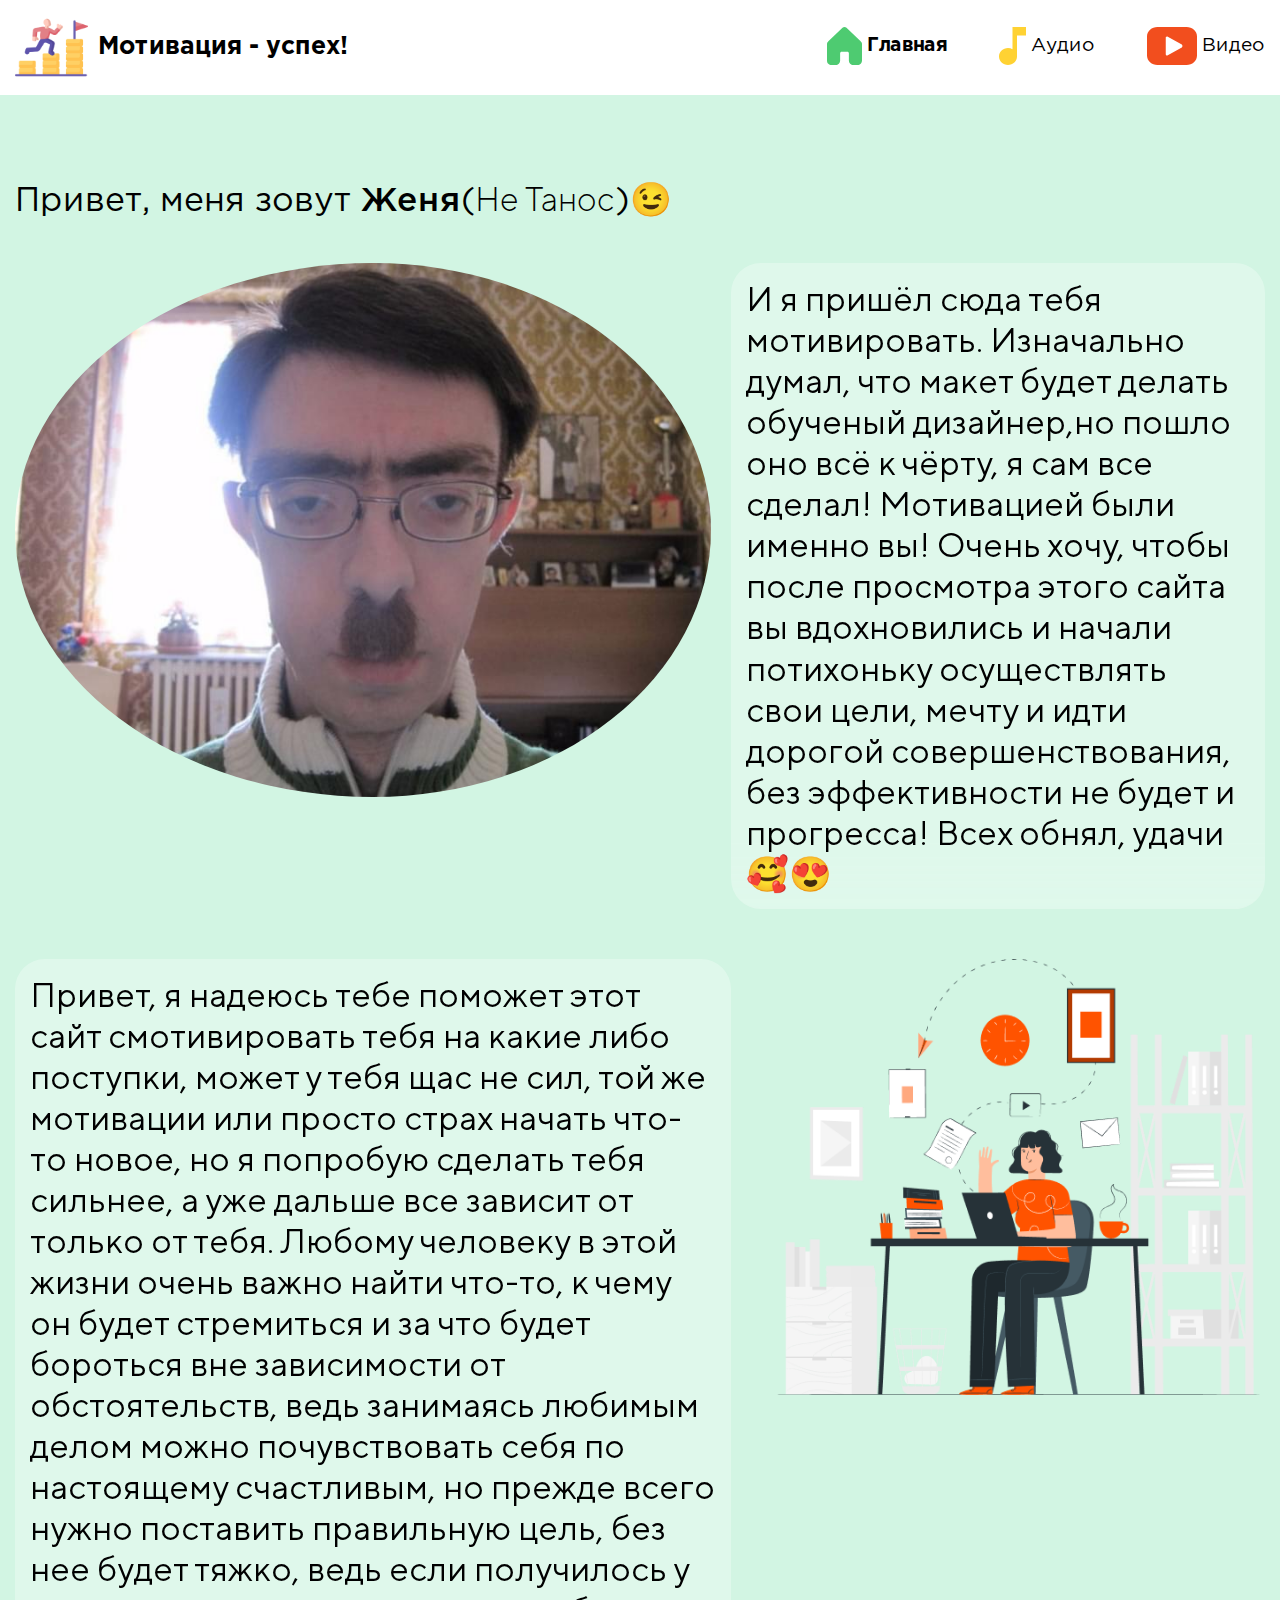
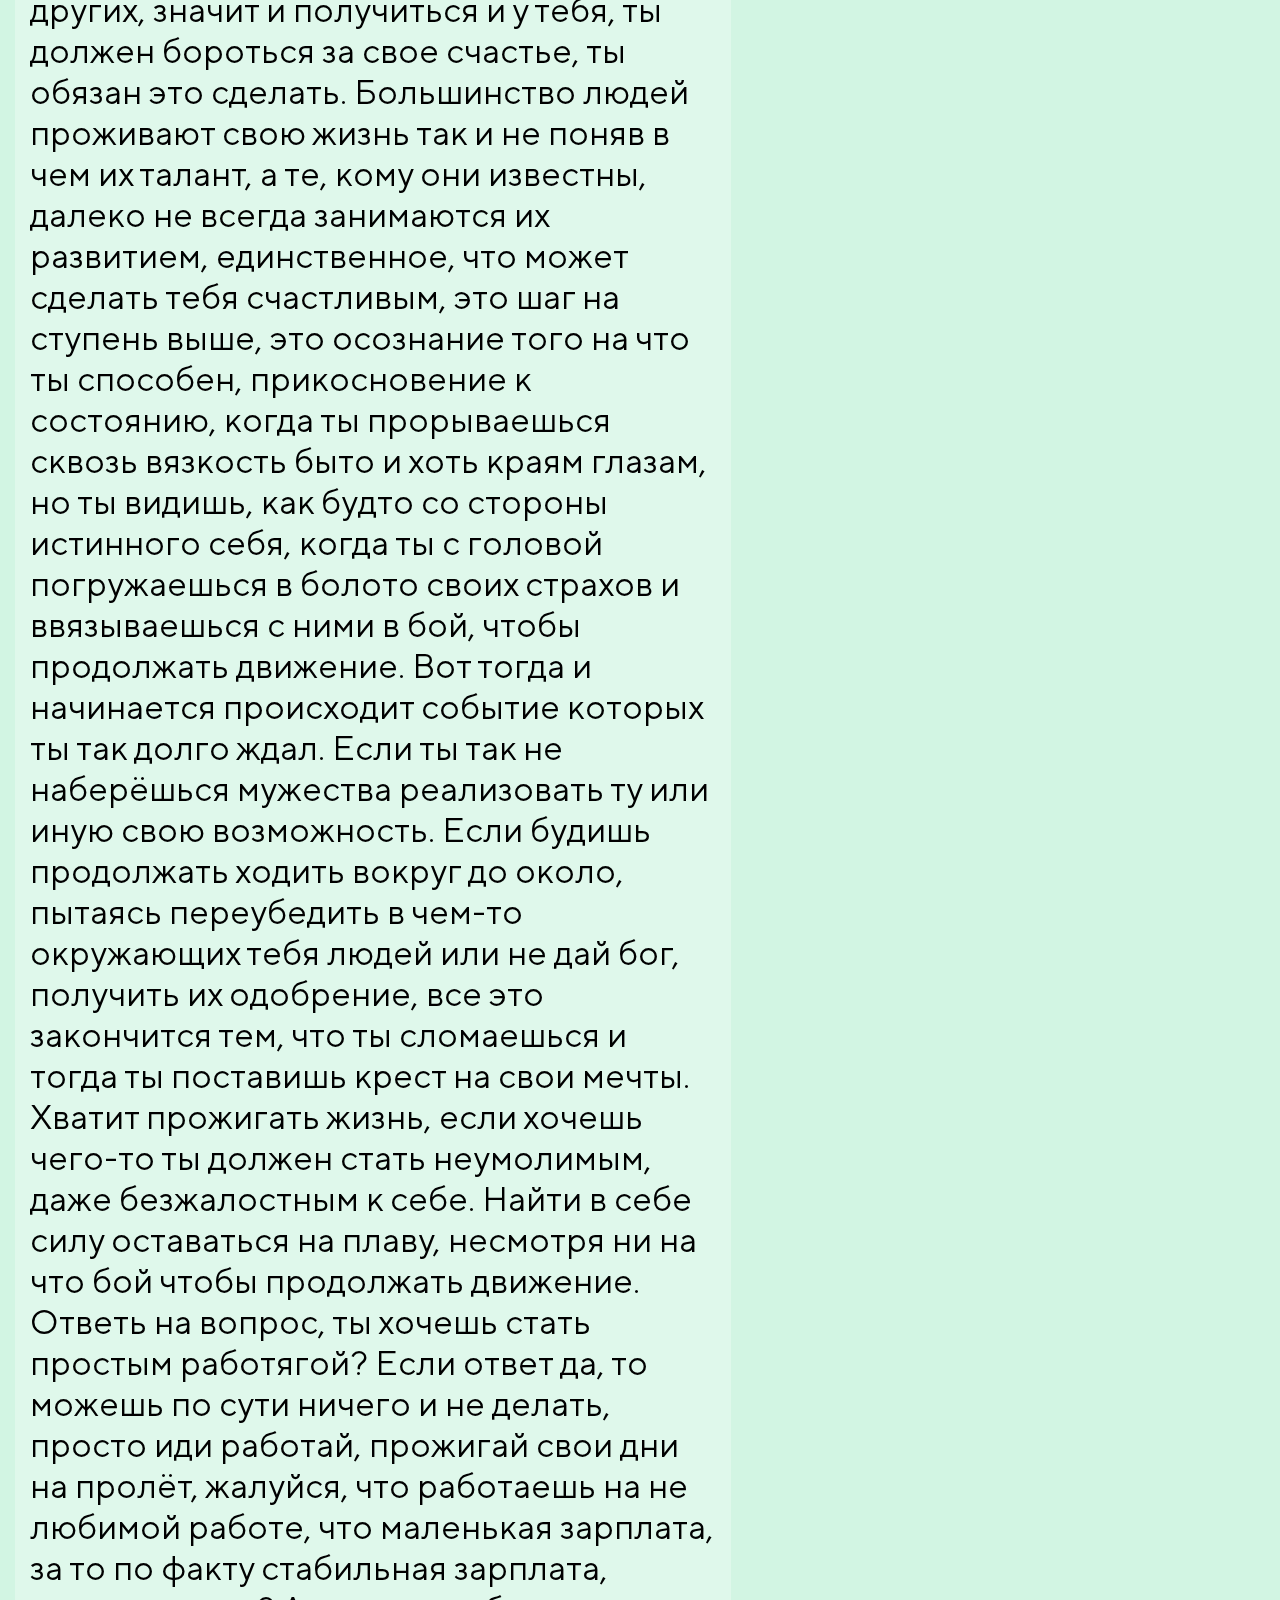
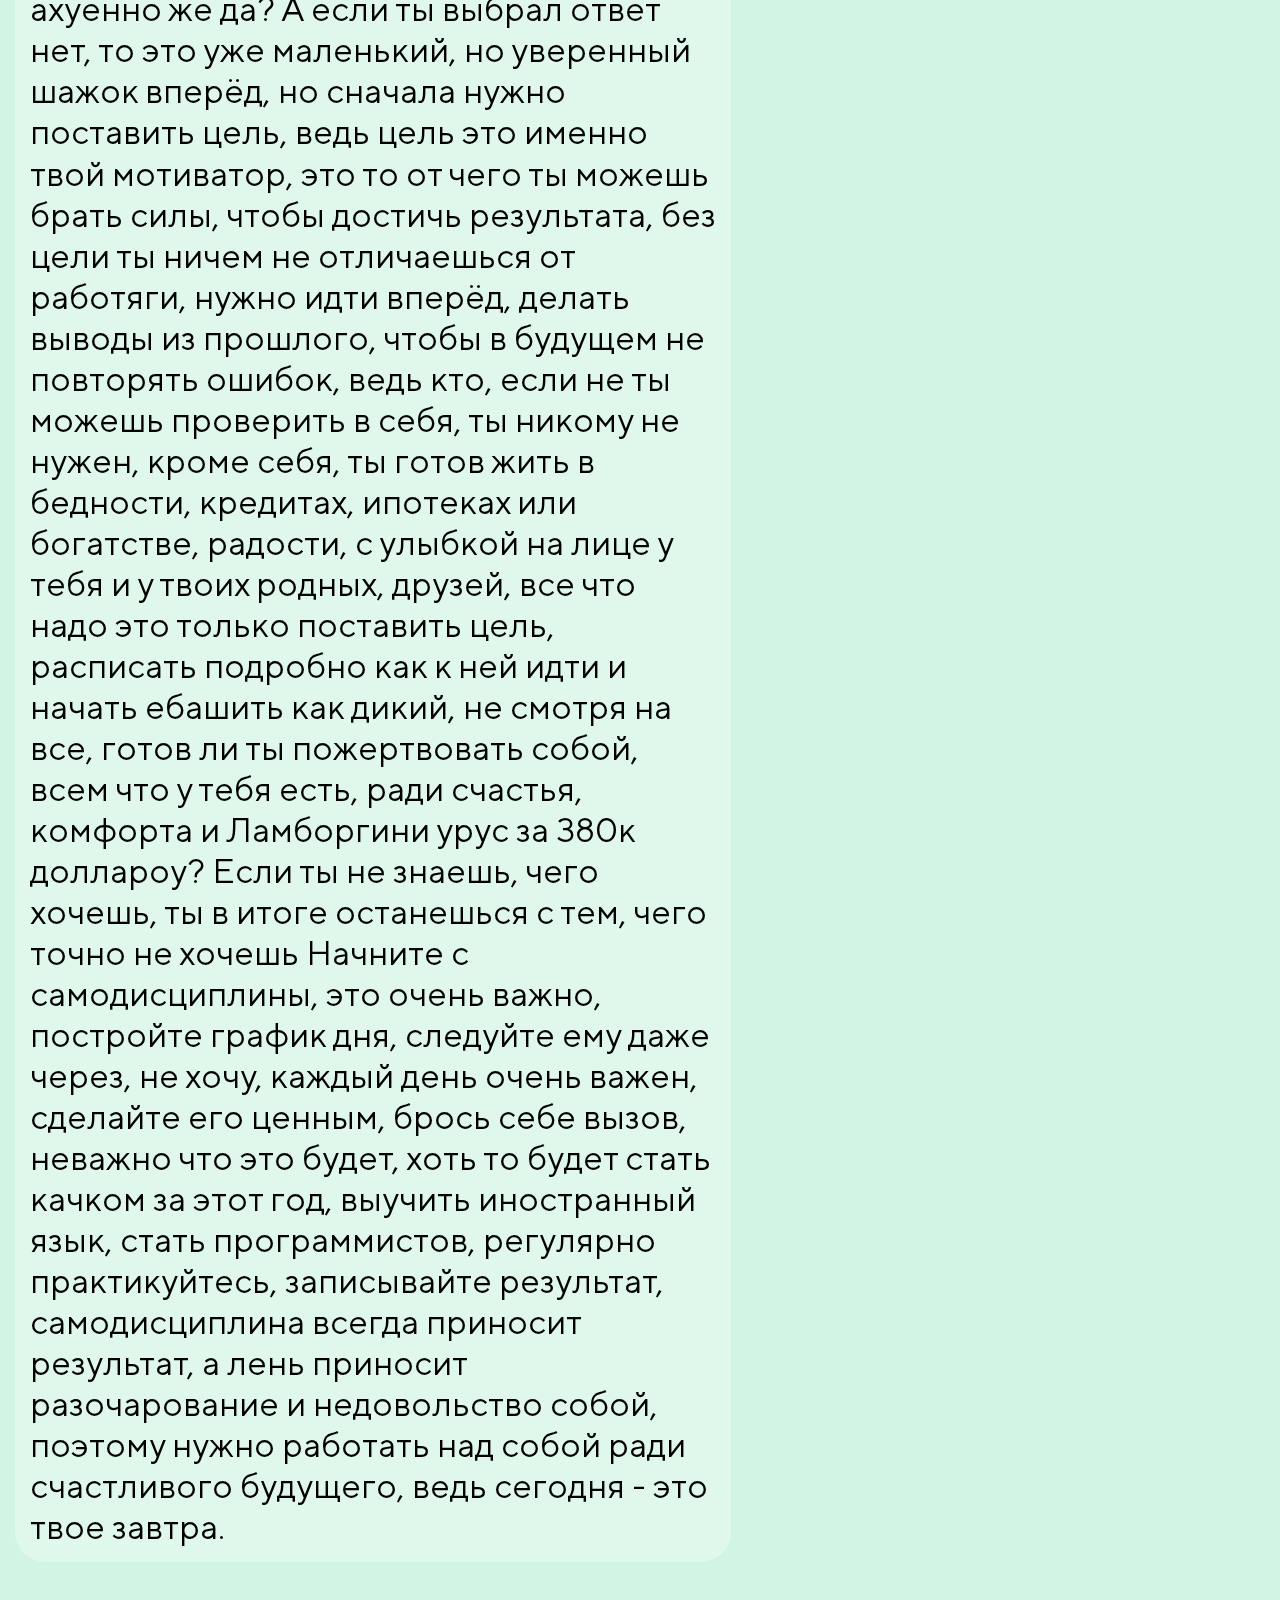
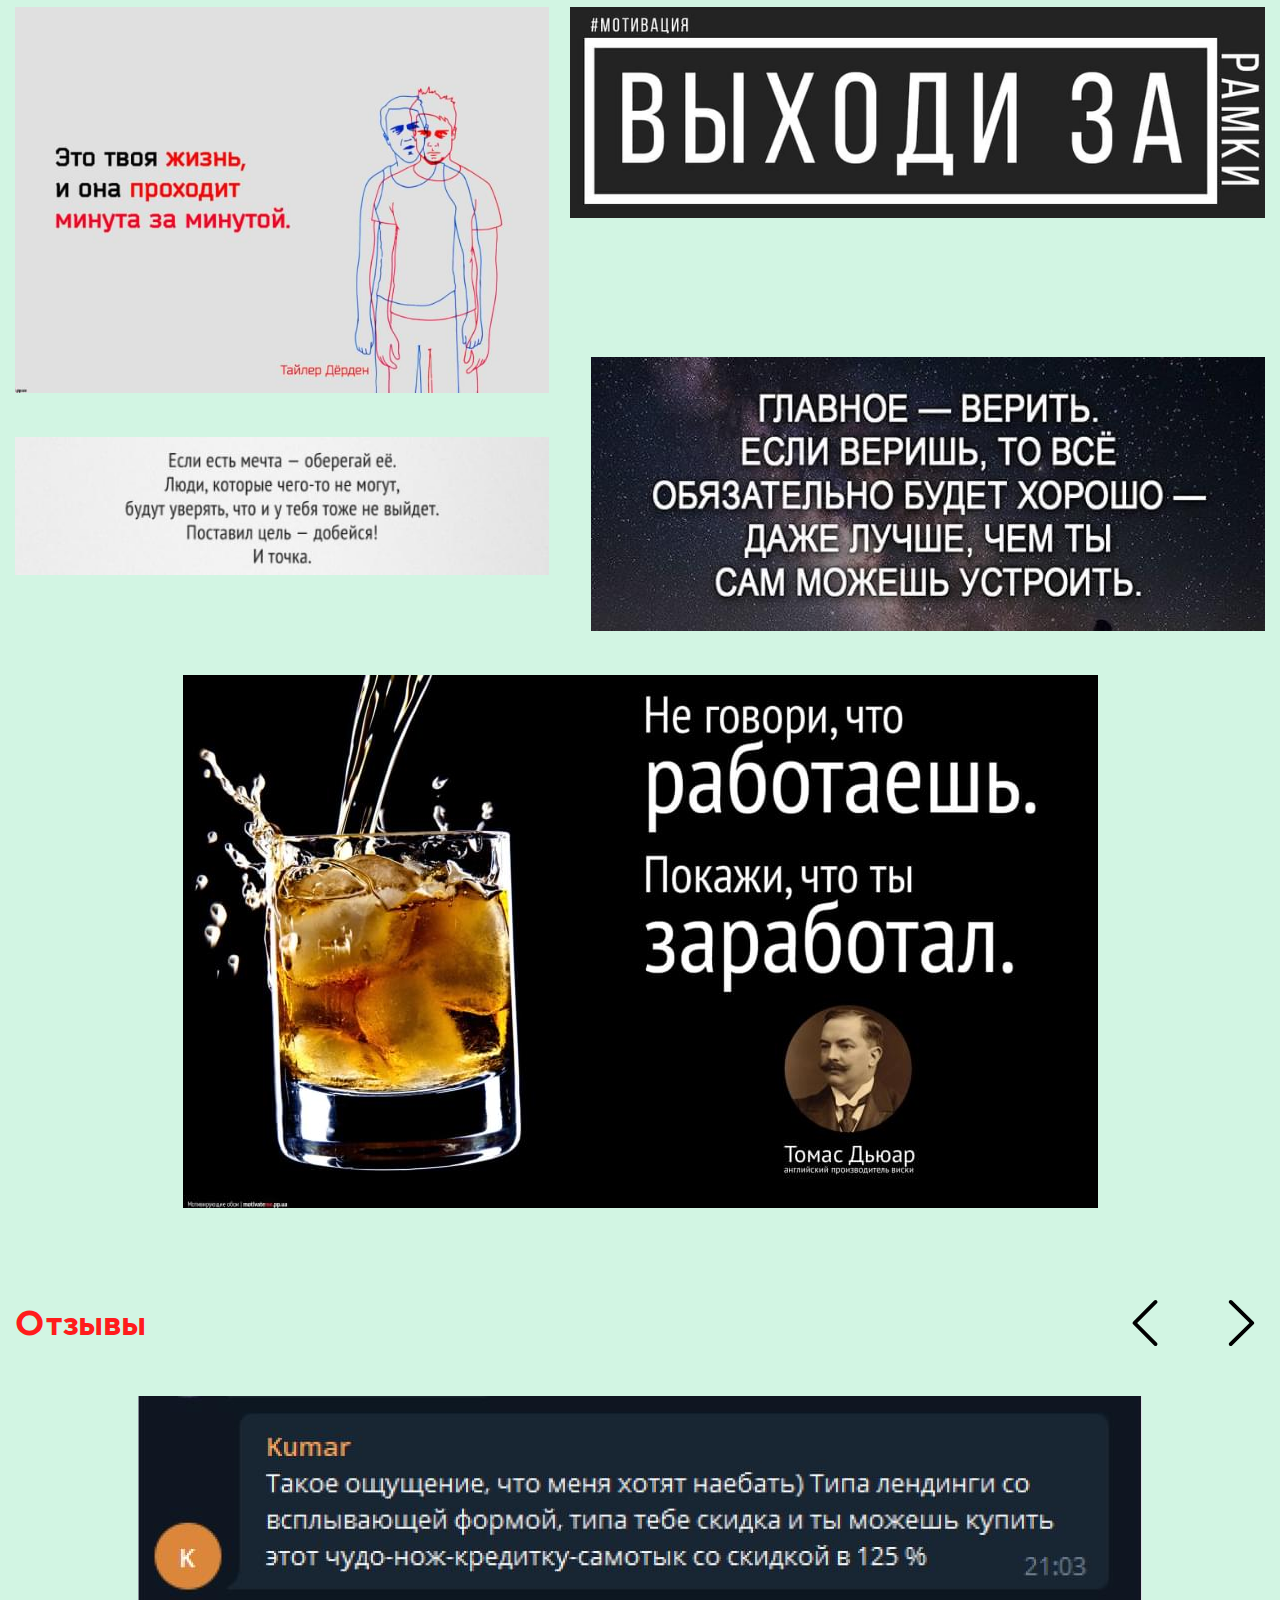
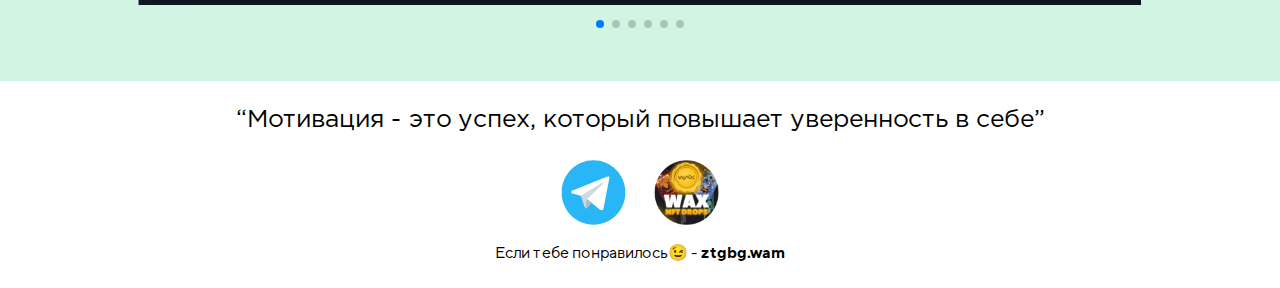
<file: index.html>
<!DOCTYPE html>
<html lang="ru">

<head>
   <title>Главная | Мотивация - успех!</title>
   <meta charset="UTF-8">
   <meta http-equiv="X-UA-Compatible" content="IE=edge">
   <meta name="viewport" content="width=device-width, initial-scale=1.0">
   <link rel="shortcut icon" href="img/icons/logo.png" type="image/x-icon">
   <link rel="stylesheet" href="css/style.css">
</head>

<body>
   <div class="wrapper">
      <header class="header">
         <div class="header__container">
            <div class="header__menu menu">
               <a href="index.html" class="header__logo"><img src="img/icons/logo.png" alt="Logo">Мотивация -
                  успех!</a>
               <nav class="menu__body">
                  <ul class="menu__list">
                     <li class="menu__item"><a href="index.html"
                           class="menu__link menu__item1 page-current page-current-home">Главная</a>
                     </li>
                     <li class="menu__item"><a href="music.html"
                           class="menu__link menu__item2 page-current-music">Аудио</a>
                     </li>
                     <li class="menu__item"><a href="video.html"
                           class="menu__link menu__item3 page-current-video">Видео</a></li>
                  </ul>
               </nav>
               <button type="button" class="menu__icon icon-menu"><span></span></button>
            </div>
         </div>
      </header>
      <main class="page page__home">
         <div class="page__container">
            <section class="my-description">
               <p class="my-description__name">Привет, меня зовут <span>Женя</span>(<span>Не Танос</span>)😉</p>
               <div class="my-description__block">
                  <img src="img/photo.jpg" alt="Image">
                  <p class="my-description-descriptions">И я пришёл сюда тебя мотивировать. Изначально думал, что макет
                     будет делать обученый дизайнер,но пошло оно всё к чёрту, я сам все сделал! Мотивацией были именно
                     вы! Очень хочу, чтобы после просмотра этого сайта вы вдохновились и начали потихоньку осуществлять
                     свои цели, мечту и идти дорогой совершенствования, без эффективности не будет и прогресса! Всех
                     обнял, удачи🥰😍</p>
               </div>
               <div class="my-description__block">
                  <p class="my-description-descriptions">Привет, я надеюсь тебе поможет этот сайт смотивировать тебя на
                     какие либо поступки, может у тебя щас не сил, той же мотивации или просто страх начать что-то
                     новое, но я попробую сделать тебя сильнее, а уже дальше все зависит от только от тебя.
                     Любому человеку в этой жизни очень важно найти что-то, к чему он будет стремиться и за что будет
                     бороться вне зависимости от обстоятельств, ведь занимаясь любимым делом можно почувствовать себя по
                     настоящему счастливым, но прежде всего нужно поставить правильную цель, без нее будет тяжко, ведь
                     если получилось у других, значит и получиться и у тебя, ты должен бороться за свое счастье, ты
                     обязан это сделать. Большинство людей проживают свою жизнь так и не поняв в чем их талант, а те,
                     кому они известны, далеко не всегда занимаются их развитием, единственное, что может сделать тебя
                     счастливым, это шаг на ступень выше, это осознание того на что ты способен, прикосновение к
                     состоянию, когда ты прорываешься сквозь вязкость быто и хоть краям глазам, но ты видишь, как будто
                     со стороны истинного себя, когда ты с головой погружаешься в болото своих страхов и ввязываешься с
                     ними в бой, чтобы продолжать движение. Вот тогда и начинается происходит событие которых ты так
                     долго ждал. Если ты так не наберёшься мужества реализовать ту или иную свою возможность. Если
                     будишь продолжать ходить вокруг до около, пытаясь переубедить в чем-то окружающих тебя людей или не
                     дай бог, получить их одобрение, все это закончится тем, что ты сломаешься и тогда ты поставишь
                     крест на свои мечты. Хватит прожигать жизнь, если хочешь чего-то ты должен стать неумолимым, даже
                     безжалостным к себе. Найти в себе силу оставаться на плаву, несмотря ни на что бой чтобы продолжать
                     движение. Ответь на вопрос, ты хочешь стать простым работягой? Если ответ да, то можешь по сути
                     ничего и не делать, просто иди работай, прожигай свои дни на пролёт, жалуйся, что работаешь на не
                     любимой работе, что маленькая зарплата, за то по факту стабильная зарплата, ахуенно же да? А если
                     ты выбрал ответ нет, то это уже маленький, но уверенный шажок вперёд, но сначала нужно поставить
                     цель, ведь цель это именно твой мотиватор, это то от чего ты можешь брать силы, чтобы достичь
                     результата, без цели ты ничем не отличаешься от работяги, нужно идти вперёд, делать выводы из
                     прошлого, чтобы в будущем не повторять ошибок, ведь кто, если не ты можешь проверить в себя, ты
                     никому не нужен, кроме себя, ты готов жить в бедности, кредитах, ипотеках или богатстве, радости, с
                     улыбкой на лице у тебя и у твоих родных, друзей, все что надо это только поставить цель, расписать
                     подробно как к ней идти и начать ебашить как дикий, не смотря на все, готов ли ты пожертвовать
                     собой, всем что у тебя есть, ради счастья, комфорта и Ламборгини урус за 380к доллароу? Если ты не
                     знаешь, чего хочешь, ты в итоге останешься с тем, чего точно не хочешь
                     Начните с самодисциплины, это очень важно, постройте график дня, следуйте ему даже через, не хочу,
                     каждый день очень важен, сделайте его ценным, брось себе вызов, неважно что это будет, хоть то
                     будет стать качком за этот год, выучить иностранный язык, стать программистов, регулярно
                     практикуйтесь, записывайте результат, самодисциплина всегда приносит результат, а лень приносит
                     разочарование и недовольство собой, поэтому нужно работать над собой ради счастливого будущего,
                     ведь сегодня - это твое завтра. </p>
                  <img src="img/main.png" alt="Image">
               </div>
            </section>
            <section class="motivation">
               <div class="motivation__block">
                  <div class="motivation__item">
                     <div class="motivation__img">
                        <img src="img/mot1.jpg" alt="Image">
                     </div>
                     <div class="motivation__img">
                        <img src="img/mot5.jpg" alt="Image">
                     </div>
                  </div>
                  <div class="motivation__item">
                     <div class="motivation__img">
                        <img src="img/mot2.jpg" alt="Image">
                     </div>
                     <div class="motivation__img">
                        <img src="img/mot3.jpg" alt="Image">
                     </div>
                  </div>
               </div>
               <div class="motivation__block">
                  <div class="motivation__img">
                     <img src="img/mot4.jpg" alt="Image">
                  </div>
               </div>
            </section>
            <section class="reviews">
               <div class="reviews__block">
                  <p class="reviews__title">Отзывы</p>
                  <div class="slider__buttons">
                     <div class="reviews-next"><img src="img/icons/arrow-right.svg" alt="Arrow Next">
                     </div>
                     <div class="reviews-prev"><img src="img/icons/arrow-left.svg" alt="Arrow Prev">
                     </div>
                  </div>
               </div>
               <div class="reviews__slider">
                  <div class="reviews__swiper">
                     <div class="reviews__slide"><img src="img/reviews1.jpg" alt="Review"></div>
                     <div class="reviews__slide"><img src="img/reviews2.jpg" alt="Review"></div>
                     <div class="reviews__slide"><img src="img/reviews4.jpg" alt="Review"></div>
                     <div class="reviews__slide"><img src="img/reviews5.jpg" alt="Review"></div>
                     <div class="reviews__slide"><img src="img/reviews6.jpg" alt="Review"></div>
                     <div class="reviews__slide"><img src="img/reviews7.jpg" alt="Review"></div>
                  </div>
                  <div class="reviews-pagination"></div>
               </div>
            </section>
         </div>
      </main>
      <footer class="footer">
         <div class="footer__container">
            <div class="footer__info">
               <p class="footer__quote">“Мотивация - это успех, который повышает уверенность в себе”</p>
               <div class="footer__block">
                  <div class="footer__img"><a target="_blank" href="https://t.me/selivestru"><img
                           src="img/icons/telegram.svg" alt="Telegram"></a></div>
                  <div class="footer__img"><a target="_blank" href="https://t.me/waxdrop"><img
                           src="img/icons/telegram2.png" alt="Telegram"></a></div>
               </div>
               <p class="donate">Если тебе понравилось😉 - <span>ztgbg.wam</span></p>
            </div>
         </div>
      </footer>
   </div>
   <script src="js/app.min.js"></script>
</body>

</html>
</file>
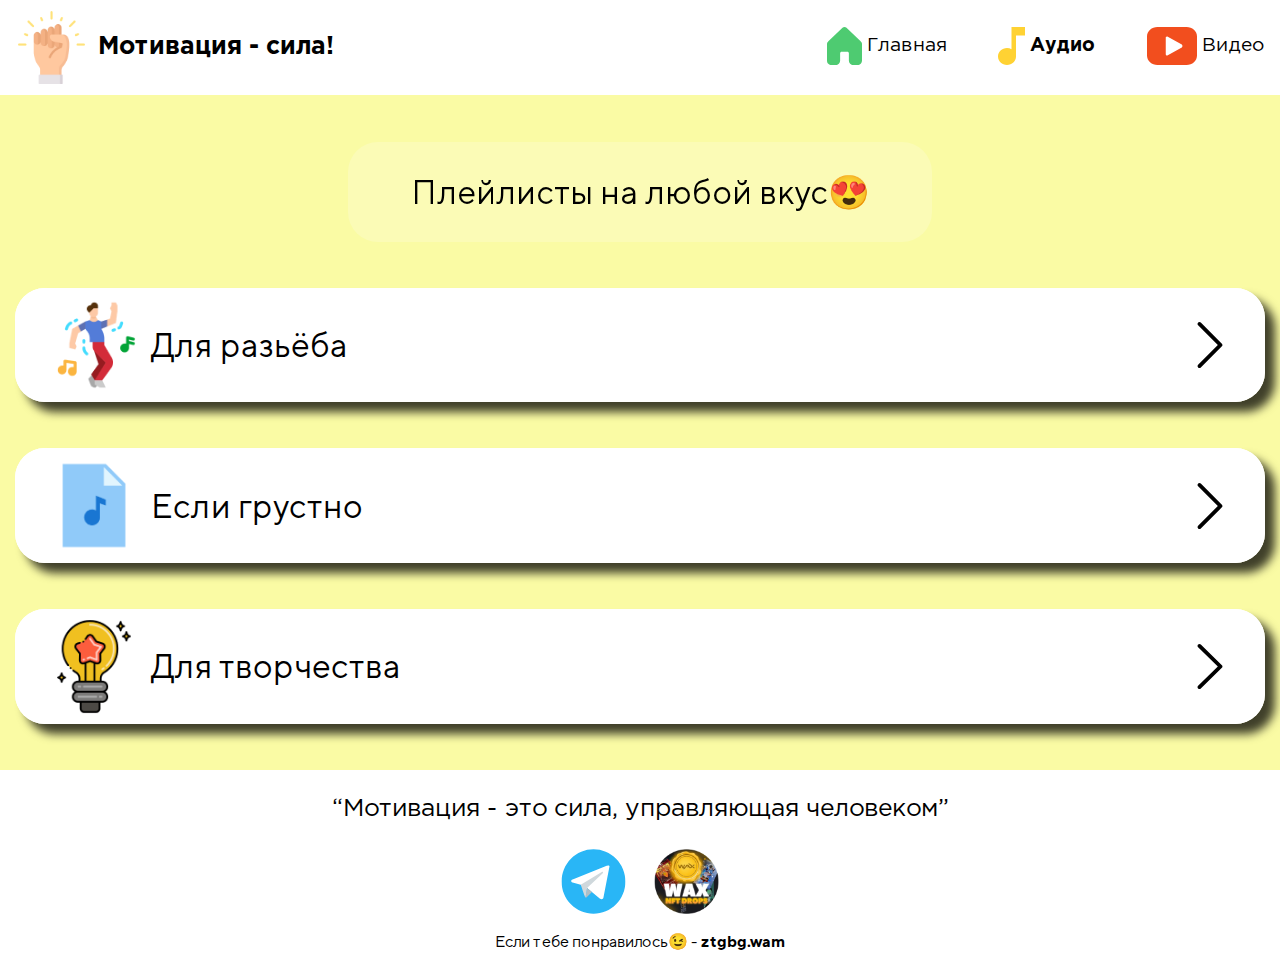
<file: music.html>
<!DOCTYPE html>
<html lang="ru">

<head>
   <title>Аудио | Мотивация - сила!</title>
   <meta charset="UTF-8">
   <meta http-equiv="X-UA-Compatible" content="IE=edge">
   <meta name="viewport" content="width=device-width, initial-scale=1.0">
   <link rel="shortcut icon" href="img/icons/logo2.png" type="image/x-icon">
   <link rel="stylesheet" href="css/style.css">
</head>

<body>
   <div class="wrapper">
      <header class="header">
         <div class="header__container">
            <div class="header__menu menu">
               <a href="music.html" class="header__logo"><img src="img/icons/logo2.png" alt="Logo">Мотивация -
                  сила!</a>
               <nav class="menu__body">
                  <ul class="menu__list">
                     <li class="menu__item"><a href="index.html"
                           class="menu__link  menu__item1 page-current-home">Главная</a>
                     </li>
                     <li class="menu__item"><a href="music.html"
                           class="menu__link menu__item2 page-current page-current-music">Аудио</a>
                     </li>
                     <li class="menu__item"><a href="video.html"
                           class="menu__link menu__item3 page-current-video">Видео</a></li>
                  </ul>
               </nav>
               <button type="button" class="menu__icon icon-menu"><span></span></button>
            </div>
         </div>
      </header>
      <main class="page page__music">
         <div class="page__container">
            <p class="music__tiitle-descr">Плейлисты на любой вкус😍</p>
            <div class="music__block">
               <div data-spollers class="spollers">
                  <div class="spollers__item">
                     <button type="button" data-spoller class="spollers__title music__item">
                        <img src="img/icons/dance.png" alt="">
                        <p class="music__type">Для разьёба</p>
                        <img class="arrow-left-music" src="img/icons/arrow-left.svg" alt="">
                     </button>
                     <div class="spollers__body">
                        <iframe width="760" height="468"
                           src="https://www.youtube.com/embed/videoseries?list=PLFN4cBXo81Lrwjch4d6jk-SvIyt55Cokg"
                           title="YouTube video player"
                           allow="accelerometer; autoplay; clipboard-write; encrypted-media; gyroscope; picture-in-picture"
                           allowfullscreen></iframe>
                     </div>
                  </div>
               </div>
            </div>
            <div class="music__block">
               <div data-spollers class="spollers">
                  <div class="spollers__item">
                     <button type="button" data-spoller class="spollers__title music__item">
                        <img src="img/icons/music.png" alt="">
                        <p class="music__type">Если грустно</p>
                        <img class="arrow-left-music" src="img/icons/arrow-left.svg" alt="">
                     </button>
                     <div class="spollers__body">
                        <iframe width="760" height="468"
                           src="https://www.youtube.com/embed/videoseries?list=PLFN4cBXo81Lo4vaN6f89kvR5wWO8-YrZL"
                           title="YouTube video player"
                           allow="accelerometer; autoplay; clipboard-write; encrypted-media; gyroscope; picture-in-picture"
                           allowfullscreen></iframe>
                     </div>
                  </div>
               </div>
            </div>
            <div class="music__block">
               <div data-spollers class="spollers">
                  <div class="spollers__item">
                     <button type="button" data-spoller class="spollers__title music__item">
                        <img src="img/icons/motivation.png" alt="">
                        <p class="music__type">Для творчества </p>
                        <img class="arrow-left-music" src="img/icons/arrow-left.svg" alt="">
                     </button>
                     <div class="spollers__body">
                        <iframe width="760" height="468"
                           src="https://www.youtube.com/embed/videoseries?list=PLFN4cBXo81Lr5R8zc_g4gPQ03UeN1f-Qm"
                           title="YouTube video player"
                           allow="accelerometer; autoplay; clipboard-write; encrypted-media; gyroscope; picture-in-picture"
                           allowfullscreen></iframe>
                     </div>
                  </div>
               </div>
            </div>
         </div>
      </main>
      <footer class="footer">
         <div class="footer__container">
            <div class="footer__info">
               <p class="footer__quote">“Мотивация - это сила, управляющая человеком”</p>
               <div class="footer__block">
                  <div class="footer__img"><a target="_blank" href="https://t.me/selivestru"><img
                           src="img/icons/telegram.svg" alt="Telegram"></a></div>
                  <div class="footer__img"><a href="#"><img src="img/icons/telegram2.png" alt="Telegram"></a></div>
               </div>
               <p class="donate">Если тебе понравилось😉 - <span>ztgbg.wam</span></p>
            </div>
         </div>
      </footer>
   </div>
   <script src="js/app.min.js"></script>
</body>

</html>
</file>
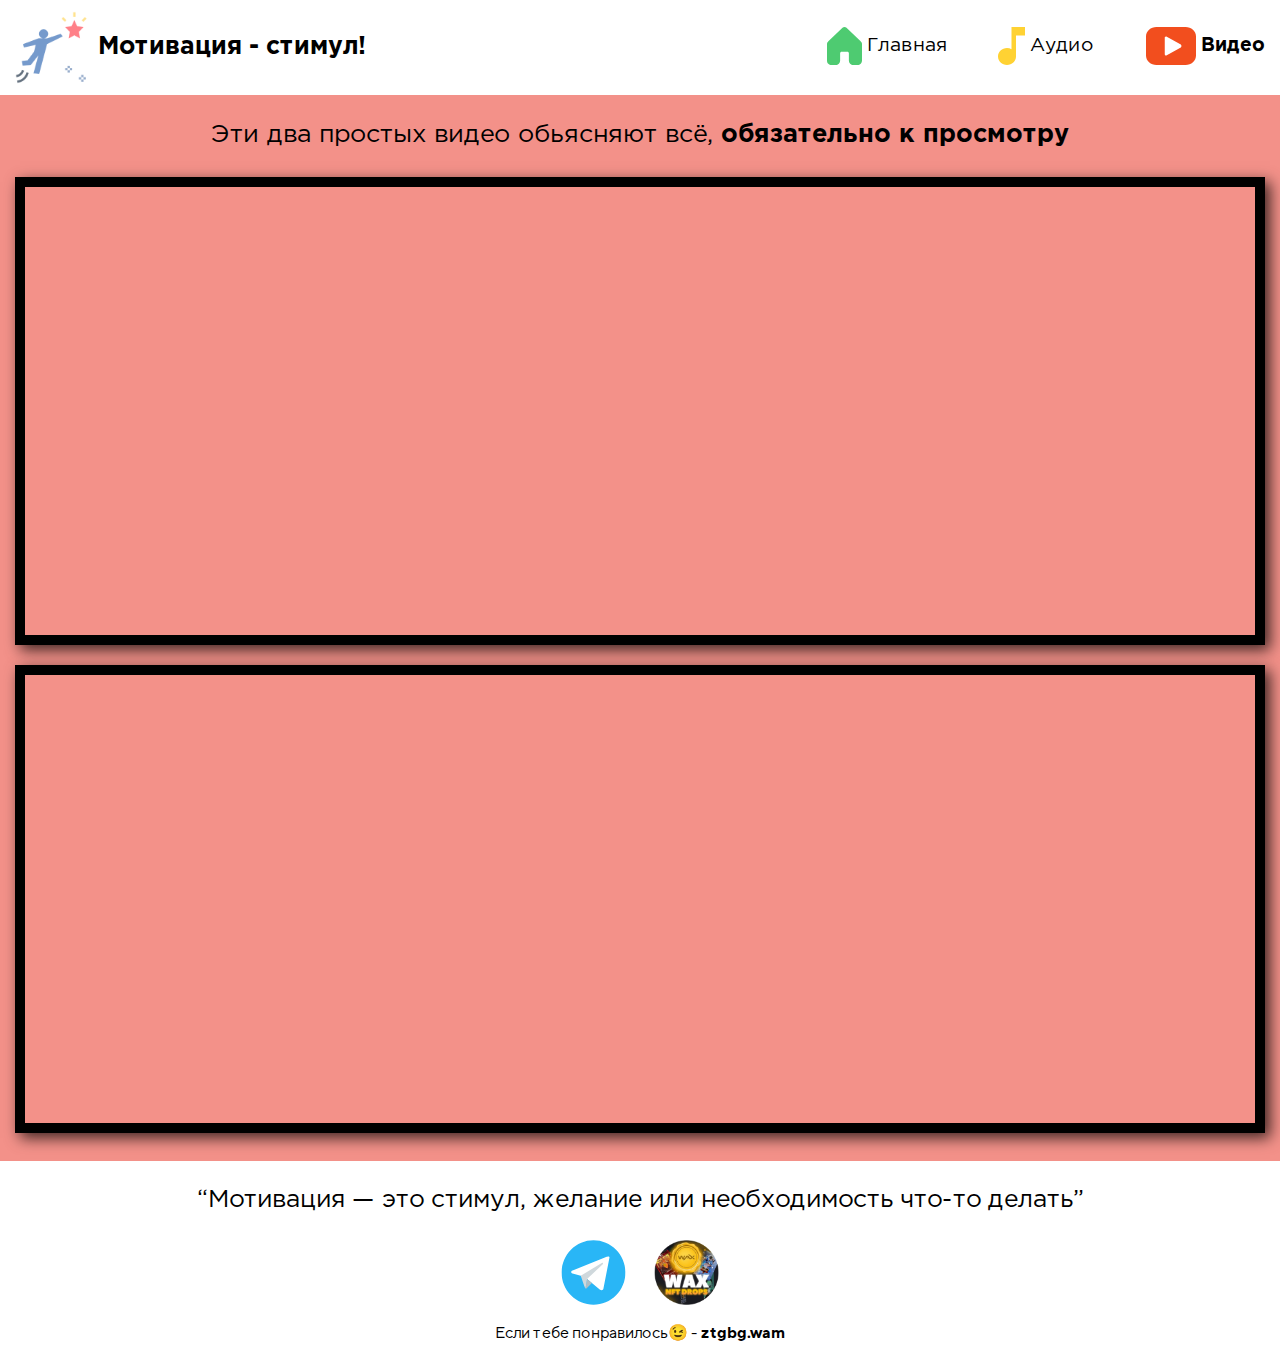
<file: video.html>
<!DOCTYPE html>
<html lang="ru">

<head>
   <title> Видео | Мотивация - стимул!</title>
   <meta charset="UTF-8">
   <meta http-equiv="X-UA-Compatible" content="IE=edge">
   <meta name="viewport" content="width=device-width, initial-scale=1.0">
   <link rel="shortcut icon" href="img/icons/logo3.png" type="image/x-icon">
   <link rel="stylesheet" href="css/style.css">
</head>

<body>
   <div class="wrapper">
      <header class="header">
         <div class="header__container">
            <div class="header__menu menu">
               <a href="video.html" class="header__logo"><img src="img/icons/logo3.png" alt="Logo">Мотивация -
                  стимул!</a>
               <nav class="menu__body">
                  <ul class="menu__list">
                     <li class="menu__item"><a href="index.html"
                           class="menu__link menu__item1 page-current-home">Главная</a>
                     </li>
                     <li class="menu__item"><a href="music.html"
                           class="menu__link menu__item2 page-current-music">Аудио</a>
                     </li>
                     <li class="menu__item"><a href="video.html"
                           class="menu__link menu__item3 page-current page-current-video">Видео</a>
                     </li>
                  </ul>
               </nav>
               <button type="button" class="menu__icon icon-menu"><span></span></button>
            </div>
         </div>
      </header>
      <main class="page page__video">
         <div class="page__container">
            <div class="video__content">
               <p class="video__title">Эти два простых видео обьясняют всё, <span>обязательно к просмотру</span></p>
               <div class="video-block">
                  <iframe width="760" height="468" src="https://www.youtube.com/embed/sAaLX4bM_nI"
                     title="YouTube video player"
                     allow="accelerometer; autoplay; clipboard-write; encrypted-media; gyroscope; picture-in-picture"
                     allowfullscreen></iframe>
                  <iframe width="760" height="468" src="https://www.youtube.com/embed/TsD3-MVUMf4"
                     title="YouTube video player"
                     allow="accelerometer; autoplay; clipboard-write; encrypted-media; gyroscope; picture-in-picture"
                     allowfullscreen></iframe>
               </div>
            </div>
         </div>
      </main>
      <footer class="footer">
         <div class="footer__container">
            <div class="footer__info">
               <p class="footer__quote">“Мотивация — это стимул, желание или необходимость что-то делать”</p>
               <div class="footer__block">
                  <div class="footer__img"><a target="_blank" href="https://t.me/selivestru"><img
                           src="img/icons/telegram.svg" alt="Telegram"></a></div>
                  <div class="footer__img"><a href="#"><img src="img/icons/telegram2.png" alt="Telegram"></a></div>
               </div>
               <p class="donate">Если тебе понравилось😉 - <span>ztgbg.wam</span></p>
            </div>
         </div>
      </footer>
   </div>
   <script src="js/app.min.js"></script>
</body>

</html>
</file>
<file: css/style.css>
@charset "UTF-8";
@font-face {
   font-family: GothamPro;
   font-display: swap;
   src: url("../fonts/GothamPro-Bold.woff2") format("woff2"), url("../fonts/GothamPro-Bold.woff") format("woff");
   font-weight: 700;
   font-style: normal;
}
@font-face {
   font-family: GothamPro;
   font-display: swap;
   src: url("../fonts/GothamPro.woff2") format("woff2"), url("../fonts/GothamPro.woff") format("woff");
   font-weight: 400;
   font-style: normal;
}
@font-face {
   font-family: GothamPro;
   font-display: swap;
   src: url("../fonts/GothamPro-Medium.woff2") format("woff2"), url("../fonts/GothamPro-Medium.woff") format("woff");
   font-weight: 500;
   font-style: normal;
}
@font-face {
   font-family: TTNormsPro;
   font-display: swap;
   src: url("../fonts/TTNormsPro-Bold.woff2") format("woff2"), url("../fonts/TTNormsPro-Bold.woff") format("woff");
   font-weight: 700;
   font-style: normal;
}
@font-face {
   font-family: TTNormsPro;
   font-display: swap;
   src: url("../fonts/TTNormsPro-Light.woff2") format("woff2"), url("../fonts/TTNormsPro-Light.woff") format("woff");
   font-weight: 300;
   font-style: normal;
}
@font-face {
   font-family: TTNormsPro;
   font-display: swap;
   src: url("../fonts/TTNormsPro-Regular.woff2") format("woff2"), url("../fonts/TTNormsPro-Regular.woff") format("woff");
   font-weight: 400;
   font-style: normal;
}
@font-face {
   font-family: TTNormsPro;
   font-display: swap;
   src: url("../fonts/TTNormsPro-Medium.woff2") format("woff2"), url("../fonts/TTNormsPro-Medium.woff") format("woff");
   font-weight: 500;
   font-style: normal;
}
* {
   padding: 0px;
   margin: 0px;
   border: 0px;
}

*,
*:before,
*:after {
   box-sizing: border-box;
}

html,
body {
   height: 100%;
   min-width: 320px;
}

body {
   color: #000;
   line-height: 1;
   font-family: "TTNormsPro";
   font-size: 1rem;
   -ms-text-size-adjust: 100%;
   -moz-text-size-adjust: 100%;
   -webkit-text-size-adjust: 100%;
   -webkit-font-smoothing: antialiased;
   -moz-osx-font-smoothing: grayscale;
}

input,
button,
textarea {
   font-family: "TTNormsPro";
   font-size: inherit;
}

button {
   cursor: pointer;
   color: inherit;
   background-color: inherit;
}

a {
   color: inherit;
}

a:link,
a:visited {
   text-decoration: none;
}

a:hover {
   text-decoration: none;
}

ul li {
   list-style: none;
}

img {
   vertical-align: top;
}

h1,
h2,
h3,
h4,
h5,
h6 {
   font-weight: inherit;
   font-size: inherit;
}

.lock body {
   overflow: hidden;
   touch-action: none;
}

.wrapper {
   min-height: 100%;
   display: flex;
   flex-direction: column;
   overflow: hidden;
}
.wrapper > main {
   flex: 1 1 auto;
}
.wrapper > * {
   min-width: 0;
}

/*
(i) Стили будут применяться ко 
всем классам содержащим *__container
Например header__container, main__container и т.д.
Снипет (HTML): cnt
*/
[class*="__container"] {
   max-width: 90rem;
   box-sizing: content-box;
   margin: 0 auto;
   padding: 0 0.9375rem;
}

[class*="-ibg"] {
   position: relative;
}
[class*="-ibg"] img {
   position: absolute;
   width: 100%;
   height: 100%;
   top: 0;
   left: 0;
   object-fit: cover;
}

[class*="-ibg_contain"] img {
   object-fit: contain;
}

.page {
   background: #cddeff;
}

.menu-open .menu__body {
   transform: translateX(0%);
   transition: transform 0.5s ease 0s;
   z-index: 5;
   position: absolute;
   left: 0;
   bottom: -500px;
   background: #e9e9e9;
   width: 100%;
   height: 500px;
}
.menu-open .menu__list {
   height: 100%;
   display: flex;
   flex-direction: column;
   align-items: center;
   justify-content: space-around;
}
.menu-open .menu__link {
   font-size: 1.625rem;
}

.header {
   background: #ffffff;
}
.header__menu {
   display: flex;
   justify-content: space-between;
   align-items: center;
   position: relative;
}
.menu__list {
   display: flex;
   align-items: center;
}
@media (min-width: 91.875em) {
   .header__menu {
      height: 6.25rem;
   }
}
@media (min-width: 20em) and (max-width: 91.875em) {
   .header__menu {
      height: calc(4.375rem + 1.875 * (((100vw - 20rem)) / ((71.875))));
   }
}
@media (max-width: 20em) {
   .header__menu {
      height: 4.375rem;
   }
}
.header__logo {
   display: inline-flex;
   align-items: center;
   font-family: GothamPro;
   font-weight: bold;
   line-height: 0.9444444444;
}
@media (min-width: 91.875em) {
   .header__logo {
      font-size: 1.625rem;
   }
}
@media (min-width: 20em) and (max-width: 91.875em) {
   .header__logo {
      font-size: calc(1.125rem + 0.5 * (((100vw - 20rem)) / ((71.875))));
   }
}
@media (max-width: 20em) {
   .header__logo {
      font-size: 1.125rem;
   }
}
.header__logo img {
   padding: 0px 10px 0px 0px;
}
@media (min-width: 91.875em) {
   .header__logo img {
      width: 5.625rem;
   }
}
@media (min-width: 20em) and (max-width: 91.875em) {
   .header__logo img {
      width: calc(3.125rem + 2.5 * (((100vw - 20rem)) / ((71.875))));
   }
}
@media (max-width: 20em) {
   .header__logo img {
      width: 3.125rem;
   }
}
@media (min-width: 91.875em) {
   .menu__item:not(:last-child) {
      margin-right: 3.75rem;
   }
}
@media (min-width: 20em) and (max-width: 91.875em) {
   .menu__item:not(:last-child) {
      margin-right: calc(0.625rem + 3.125 * (((100vw - 20rem)) / ((71.875))));
   }
}
@media (max-width: 20em) {
   .menu__item:not(:last-child) {
      margin-right: 0.625rem;
   }
}
.menu__item1::before {
   background-image: url("../img/icons/home.svg");
   width: 35px;
}
.menu__item2::before {
   background-image: url("../img/icons/audio.svg");
   width: 27px;
}
.menu__item3::before {
   background-image: url("../img/icons/video.svg");
   width: 50px;
}
.menu__item1,
.menu__item2,
.menu__item3 {
   display: inline-flex;
   align-items: center;
}
.menu__item1::before,
.menu__item2::before,
.menu__item3::before {
   content: "";
   display: inline-block;
   background-repeat: no-repeat;
   height: 38px;
   margin: 0px 5px 0px 0px;
}
.menu__link {
   font-family: GothamPro;
   line-height: 0.9444444444;
}
@media (min-width: 91.875em) {
   .menu__link {
      font-size: 1.3125rem;
   }
}
@media (min-width: 20em) and (max-width: 91.875em) {
   .menu__link {
      font-size: calc(0.625rem + 0.6875 * (((100vw - 20rem)) / ((71.875))));
   }
}
@media (max-width: 20em) {
   .menu__link {
      font-size: 0.625rem;
   }
}

.page-current {
   font-weight: bold;
}
.page-current-home,
.page-current-music,
.page-current-video {
   position: relative;
}
.page-current-home::after,
.page-current-music::after,
.page-current-video::after {
   content: "";
   display: block;
   position: absolute;
   border-radius: 10px;
   width: 100%;
   height: 5px;
   left: 0;
   bottom: -15px;
   transform: scaleX(0);
   transition: transform 0.3s ease;
}
.page-current-home:hover::after {
   background: #4ecb71;
   transform: scaleX(1);
}
.page-current-music:hover::after {
   background: #ffd233;
   transform: scaleX(1);
}
.page-current-video:hover::after {
   background: #f24e1e;
   transform: scaleX(1);
}
@media (max-width: 47.99875em) {
   .menu__body {
      transform: translateX(-500%);
      transition: transform 1s ease 0s;
      z-index: 5;
      position: absolute;
      left: 0;
      bottom: -500px;
      background: #e9e9e9;
      width: 100%;
      height: 500px;
   }
   .menu__list {
      height: 100%;
      display: flex;
      flex-direction: column;
      align-items: center;
      justify-content: space-around;
   }
   .menu__link {
      font-size: 1.625rem;
   }
}
.icon-menu {
   display: none;
   transition: all 0.5s ease 0s;
}
@media (max-width: 47.99875em) {
   .icon-menu {
      display: block;
      position: relative;
      flex: 0 0 30px;
      height: 23px;
      cursor: pointer;
      z-index: 5;
   }
   .icon-menu span,
   .icon-menu::before,
   .icon-menu::after {
      border-radius: 50px;
      content: "";
      transition: all 0.3s ease 0s;
      left: 0px;
      position: absolute;
      width: 100%;
      height: 3px;
      background-color: #000;
   }
   .icon-menu::before {
      top: 0px;
   }
   .icon-menu::after {
      bottom: 0px;
   }
   .icon-menu span {
      top: calc(50% - 1px);
   }
   .menu-open .icon-menu {
      transition: all 0.3s ease 0s;
   }
   .menu-open .icon-menu span {
      transform: scale(0);
   }
   .menu-open .icon-menu::before {
      transform: rotate(-45deg);
      top: calc(50% - 2px);
   }
   .menu-open .icon-menu::after {
      transform: rotate(45deg);
      bottom: calc(50% - 1px);
   }
}

.footer {
   background: #ffffff;
}
.footer__info {
   text-align: center;
}
.footer__img {
   transition: all 0.5s ease 0s;
}
.footer__img:hover {
   transform: scale(1.2);
}
@media (min-width: 91.875em) {
   .footer__info {
      padding-top: 1.875rem;
   }
}
@media (min-width: 20em) and (max-width: 91.875em) {
   .footer__info {
      padding-top: calc(0.9375rem + 0.9375 * (((100vw - 20rem)) / ((71.875))));
   }
}
@media (max-width: 20em) {
   .footer__info {
      padding-top: 0.9375rem;
   }
}
@media (min-width: 91.875em) {
   .footer__info {
      padding-bottom: 1.875rem;
   }
}
@media (min-width: 20em) and (max-width: 91.875em) {
   .footer__info {
      padding-bottom: calc(0.9375rem + 0.9375 * (((100vw - 20rem)) / ((71.875))));
   }
}
@media (max-width: 20em) {
   .footer__info {
      padding-bottom: 0.9375rem;
   }
}
.footer__quote {
   font-family: GothamPro;
   line-height: 0.9444444444;
}
@media (min-width: 91.875em) {
   .footer__quote {
      font-size: 1.625rem;
   }
}
@media (min-width: 20em) and (max-width: 91.875em) {
   .footer__quote {
      font-size: calc(1.125rem + 0.5 * (((100vw - 20rem)) / ((71.875))));
   }
}
@media (max-width: 20em) {
   .footer__quote {
      font-size: 1.125rem;
   }
}
@media (min-width: 91.875em) {
   .footer__quote {
      padding-bottom: 1.875rem;
   }
}
@media (min-width: 20em) and (max-width: 91.875em) {
   .footer__quote {
      padding-bottom: calc(1.25rem + 0.625 * (((100vw - 20rem)) / ((71.875))));
   }
}
@media (max-width: 20em) {
   .footer__quote {
      padding-bottom: 1.25rem;
   }
}
.footer__block {
   display: flex;
   justify-content: center;
   margin: 0px 0px 20px 0px;
}
.donate span {
   font-weight: bold;
}
@media (min-width: 91.875em) {
   .footer__img img {
      width: 4.375rem;
   }
}
@media (min-width: 20em) and (max-width: 91.875em) {
   .footer__img img {
      width: calc(2.5rem + 1.875 * (((100vw - 20rem)) / ((71.875))));
   }
}
@media (max-width: 20em) {
   .footer__img img {
      width: 2.5rem;
   }
}
.footer__img:first-child {
   margin: 0px 20px 0px 0px;
}
@media (min-width: 91.875em) {
   .footer__img:first-child {
      margin-right: 1.875rem;
   }
}
@media (min-width: 20em) and (max-width: 91.875em) {
   .footer__img:first-child {
      margin-right: calc(1.25rem + 0.625 * (((100vw - 20rem)) / ((71.875))));
   }
}
@media (max-width: 20em) {
   .footer__img:first-child {
      margin-right: 1.25rem;
   }
}
.page__home {
   font-family: TTNormsPro;
   background: #d2f5e3;
}
.page__music {
   background: #fafba4;
}
.page__video {
   background: #f39189;
}
@media (min-width: 91.875em) {
   .my-description {
      padding-top: 6.25rem;
   }
}
@media (min-width: 20em) and (max-width: 91.875em) {
   .my-description {
      padding-top: calc(1.25rem + 5 * (((100vw - 20rem)) / ((71.875))));
   }
}
@media (max-width: 20em) {
   .my-description {
      padding-top: 1.25rem;
   }
}
@media (min-width: 91.875em) {
   .my-description {
      padding-bottom: 3.125rem;
   }
}
@media (min-width: 20em) and (max-width: 91.875em) {
   .my-description {
      padding-bottom: calc(1.25rem + 1.875 * (((100vw - 20rem)) / ((71.875))));
   }
}
@media (max-width: 20em) {
   .my-description {
      padding-bottom: 1.25rem;
   }
}
.my-description__name {
   font-family: GothamPro;
}
@media (min-width: 91.875em) {
   .my-description__name {
      font-size: 2.25rem;
   }
}
@media (min-width: 20em) and (max-width: 91.875em) {
   .my-description__name {
      font-size: calc(1.3125rem + 0.9375 * (((100vw - 20rem)) / ((71.875))));
   }
}
@media (max-width: 20em) {
   .my-description__name {
      font-size: 1.3125rem;
   }
}
@media (min-width: 91.875em) {
   .my-description__name {
      padding-bottom: 3.125rem;
   }
}
@media (min-width: 20em) and (max-width: 91.875em) {
   .my-description__name {
      padding-bottom: calc(1.25rem + 1.875 * (((100vw - 20rem)) / ((71.875))));
   }
}
@media (max-width: 20em) {
   .my-description__name {
      padding-bottom: 1.25rem;
   }
}
.my-description__name span:first-child {
   font-weight: 500;
}
.my-description__name span:last-child {
   font-family: TTNormsPro;
   font-weight: 300;
}
.my-description__block {
   display: flex;
   justify-content: space-between;
}
.my-description__block:not(:last-child) {
   padding: 0px 0px 50px 0px;
}
.my-description__block:not(:last-child) img {
   padding: 0px 20px 0px 0px;
   border-radius: 50%;
}
@media (min-width: 91.875em) {
   .my-description__block:not(:last-child) img {
      width: 50rem;
   }
}
@media (min-width: 20em) and (max-width: 91.875em) {
   .my-description__block:not(:last-child) img {
      width: calc(18.125rem + 31.875 * (((100vw - 20rem)) / ((71.875))));
   }
}
@media (max-width: 20em) {
   .my-description__block:not(:last-child) img {
      width: 18.125rem;
   }
}
@media (min-width: 91.875em) {
   .my-description__block:not(:last-child) img {
      height: 36.5625rem;
   }
}
@media (min-width: 20em) and (max-width: 91.875em) {
   .my-description__block:not(:last-child) img {
      height: calc(17.1875rem + 19.375 * (((100vw - 20rem)) / ((71.875))));
   }
}
@media (max-width: 20em) {
   .my-description__block:not(:last-child) img {
      height: 17.1875rem;
   }
}
.my-description__block:last-child img {
   padding: 0px 0px 0px 20px;
}
@media (min-width: 91.875em) {
   .my-description__block:last-child img {
      width: 34.625rem;
   }
}
@media (min-width: 20em) and (max-width: 91.875em) {
   .my-description__block:last-child img {
      width: calc(18.125rem + 16.5 * (((100vw - 20rem)) / ((71.875))));
   }
}
@media (max-width: 20em) {
   .my-description__block:last-child img {
      width: 18.125rem;
   }
}
@media (min-width: 91.875em) {
   .my-description__block:last-child img {
      height: 29.4375rem;
   }
}
@media (min-width: 20em) and (max-width: 91.875em) {
   .my-description__block:last-child img {
      height: calc(16.3125rem + 13.125 * (((100vw - 20rem)) / ((71.875))));
   }
}
@media (max-width: 20em) {
   .my-description__block:last-child img {
      height: 16.3125rem;
   }
}

.my-description-descriptions {
   height: 100%;
   line-height: 1.1944444444;
   padding: 15px;
   background: rgb(255 255 255 / 30%);
   backdrop-filter: blur(30px);
   border-radius: 30px;
}
@media (min-width: 91.875em) {
   .my-description-descriptions {
      font-size: 2.25rem;
   }
}
@media (min-width: 20em) and (max-width: 91.875em) {
   .my-description-descriptions {
      font-size: calc(1.625rem + 0.625 * (((100vw - 20rem)) / ((71.875))));
   }
}
@media (max-width: 20em) {
   .my-description-descriptions {
      font-size: 1.625rem;
   }
}
.my-description-descriptions:first-child {
   max-width: 44.75rem;
}
.my-description-descriptions:last-child {
   max-width: 43.125rem;
}

@media (min-width: 91.875em) {
   .motivation {
      padding-bottom: 6.25rem;
   }
}
@media (min-width: 20em) and (max-width: 91.875em) {
   .motivation {
      padding-bottom: calc(3.125rem + 3.125 * (((100vw - 20rem)) / ((71.875))));
   }
}
@media (max-width: 20em) {
   .motivation {
      padding-bottom: 3.125rem;
   }
}
.motivation__block:not(:last-child) {
   display: flex;
   justify-content: space-between;
   padding: 0px 0px 44px 0px;
}
.motivation__block:last-child {
   text-align: center;
}
.motivation__item:first-child {
   padding: 0px 20px 0px 0px;
}
.motivation__item:first-child .motivation__img:first-child {
   padding: 0px 0px 44px 0px;
}
.motivation__item:last-child {
   text-align: right;
}
.motivation__item:last-child .motivation__img:first-child {
   padding: 0px 0px 139px 0px;
}
.motivation__img img {
   max-width: 100%;
}

.reviews {
   padding: 0px 0px 50px 0px;
}
.reviews__block {
   display: flex;
   justify-content: space-between;
   align-items: center;
   padding: 0px 0px 50px 0px;
}
.reviews__title {
   font-weight: bold;
   line-height: 1.1944444444;
   color: #ff1c1c;
   display: flex;
   justify-content: center;
   align-items: center;
}
@media (min-width: 91.875em) {
   .reviews__title {
      font-size: 2.25rem;
   }
}
@media (min-width: 20em) and (max-width: 91.875em) {
   .reviews__title {
      font-size: calc(1.625rem + 0.625 * (((100vw - 20rem)) / ((71.875))));
   }
}
@media (max-width: 20em) {
   .reviews__title {
      font-size: 1.625rem;
   }
}
.reviews__slider {
   display: flex;
   justify-content: space-between;
   align-items: center;
}
.reviews__slide img {
   max-width: 100%;
}

.slider__buttons {
   display: flex;
}

@media (min-width: 91.875em) {
   .reviews-next img,
   .reviews-prev img {
      width: 3.125rem;
   }
}
@media (min-width: 20em) and (max-width: 91.875em) {
   .reviews-next img,
   .reviews-prev img {
      width: calc(1.875rem + 1.25 * (((100vw - 20rem)) / ((71.875))));
   }
}
@media (max-width: 20em) {
   .reviews-next img,
   .reviews-prev img {
      width: 1.875rem;
   }
}

.reviews-next {
   margin: 0px 50px 0px 0px;
}

@media (max-width: 47.99875em) {
   .my-description__block {
      flex-wrap: wrap;
      justify-content: center;
   }
   .my-description__block:not(:last-child) img {
      padding: 0px 0px 20px 0px;
   }
   .my-description__block:last-child .my-description-descriptions {
      order: 2;
   }
   .my-description__block:last-child img {
      padding: 0px 0px 20px 0px;
   }

   .motivation__block {
      flex-wrap: wrap;
   }
   .motivation__block:not(:last-child) {
      justify-content: center;
      padding: 0px 0px 20px 0px;
   }
   .motivation__item:first-child {
      padding: 0px 0px 20px 0px;
   }
   .motivation__item:first-child .motivation__img:first-child {
      padding: 0px 0px 20px 0px;
   }
   .motivation__item:last-child .motivation__img:first-child {
      padding: 0px 0px 20px 0px;
   }
   .motivation__img img {
      width: 100%;
   }
}
.music__tiitle-descr {
   background: rgba(255, 255, 255, 0.2);
   backdrop-filter: blur(20px);
   border-radius: 30px;
   padding: 30px 50px;
   max-width: 36.5rem;
   text-align: center;
   line-height: 1.1944444444;
   margin: 50px auto;
}
@media (min-width: 91.875em) {
   .music__tiitle-descr {
      font-size: 2.25rem;
   }
}
@media (min-width: 20em) and (max-width: 91.875em) {
   .music__tiitle-descr {
      font-size: calc(1.3125rem + 0.9375 * (((100vw - 20rem)) / ((71.875))));
   }
}
@media (max-width: 20em) {
   .music__tiitle-descr {
      font-size: 1.3125rem;
   }
}
@media (min-width: 91.875em) {
   .music__tiitle-descr {
      margin-top: 3.125rem;
   }
}
@media (min-width: 20em) and (max-width: 91.875em) {
   .music__tiitle-descr {
      margin-top: calc(1.875rem + 1.25 * (((100vw - 20rem)) / ((71.875))));
   }
}
@media (max-width: 20em) {
   .music__tiitle-descr {
      margin-top: 1.875rem;
   }
}
@media (min-width: 91.875em) {
   .music__tiitle-descr {
      margin-bottom: 3.125rem;
   }
}
@media (min-width: 20em) and (max-width: 91.875em) {
   .music__tiitle-descr {
      margin-bottom: calc(1.875rem + 1.25 * (((100vw - 20rem)) / ((71.875))));
   }
}
@media (max-width: 20em) {
   .music__tiitle-descr {
      margin-bottom: 1.875rem;
   }
}
@media (min-width: 91.875em) {
   .music__block {
      margin-bottom: 3.125rem;
   }
}
@media (min-width: 20em) and (max-width: 91.875em) {
   .music__block {
      margin-bottom: calc(1.875rem + 1.25 * (((100vw - 20rem)) / ((71.875))));
   }
}
@media (max-width: 20em) {
   .music__block {
      margin-bottom: 1.875rem;
   }
}
.music__item {
   min-height: 4.375rem;
   cursor: pointer;
   background: #ffffff;
   border-radius: 30px;
   width: 100%;
   padding: 10px 35px;
   display: flex;
   align-items: center;
}
@media (min-width: 91.875em) {
   .music__item {
      padding-left: 2.1875rem;
   }
}
@media (min-width: 20em) and (max-width: 91.875em) {
   .music__item {
      padding-left: calc(0.9375rem + 1.25 * (((100vw - 20rem)) / ((71.875))));
   }
}
@media (max-width: 20em) {
   .music__item {
      padding-left: 0.9375rem;
   }
}
@media (min-width: 91.875em) {
   .music__item {
      padding-right: 2.1875rem;
   }
}
@media (min-width: 20em) and (max-width: 91.875em) {
   .music__item {
      padding-right: calc(0.9375rem + 1.25 * (((100vw - 20rem)) / ((71.875))));
   }
}
@media (max-width: 20em) {
   .music__item {
      padding-right: 0.9375rem;
   }
}
.music__item img:first-child {
   margin: 0px 10px 0px 0px;
}
@media (min-width: 91.875em) {
   .music__item img:first-child {
      width: 6.4375rem;
   }
}
@media (min-width: 20em) and (max-width: 91.875em) {
   .music__item img:first-child {
      width: calc(3.125rem + 3.3125 * (((100vw - 20rem)) / ((71.875))));
   }
}
@media (max-width: 20em) {
   .music__item img:first-child {
      width: 3.125rem;
   }
}
.music:not(:last-child) {
   margin-bottom: 20px;
}
.music__type {
   line-height: 1.1944444444;
   margin-right: auto;
}
@media (min-width: 91.875em) {
   .music__type {
      font-size: 2.25rem;
   }
}
@media (min-width: 20em) and (max-width: 91.875em) {
   .music__type {
      font-size: calc(1.3125rem + 0.9375 * (((100vw - 20rem)) / ((71.875))));
   }
}
@media (max-width: 20em) {
   .music__type {
      font-size: 1.3125rem;
   }
}

.spollers {
   background: #ffffff;
}
.spollers:not(:last-child) {
   margin: 0px 0px 20px 0px;
}

._spoller-init {
   border-radius: 30px;
}

.spollers__body iframe {
   padding: 15px;
   border-radius: 30px;
   width: 100%;
}

._spoller-active img:last-child {
   transform: rotate(90deg);
}

.spollers__item {
   min-height: 4.375rem;
   border-radius: 30px;
   box-shadow: 10px 10px 10px 0px #000000bf;
}

.arrow-left-music {
   transition: transform 0.5s ease 0s;
}
@media (min-width: 91.875em) {
   .arrow-left-music {
      width: 3.125rem;
   }
}
@media (min-width: 20em) and (max-width: 91.875em) {
   .arrow-left-music {
      width: calc(1.5625rem + 1.5625 * (((100vw - 20rem)) / ((71.875))));
   }
}
@media (max-width: 20em) {
   .arrow-left-music {
      width: 1.5625rem;
   }
}

.video__title {
   font-family: GothamPro;
   text-align: center;
}
@media (min-width: 91.875em) {
   .video__title {
      padding-top: 1.875rem;
   }
}
@media (min-width: 20em) and (max-width: 91.875em) {
   .video__title {
      padding-top: calc(1.25rem + 0.625 * (((100vw - 20rem)) / ((71.875))));
   }
}
@media (max-width: 20em) {
   .video__title {
      padding-top: 1.25rem;
   }
}
@media (min-width: 91.875em) {
   .video__title {
      padding-bottom: 1.875rem;
   }
}
@media (min-width: 20em) and (max-width: 91.875em) {
   .video__title {
      padding-bottom: calc(1.25rem + 0.625 * (((100vw - 20rem)) / ((71.875))));
   }
}
@media (max-width: 20em) {
   .video__title {
      padding-bottom: 1.25rem;
   }
}
@media (min-width: 91.875em) {
   .video__title {
      font-size: 1.625rem;
   }
}
@media (min-width: 20em) and (max-width: 91.875em) {
   .video__title {
      font-size: calc(1.3125rem + 0.3125 * (((100vw - 20rem)) / ((71.875))));
   }
}
@media (max-width: 20em) {
   .video__title {
      font-size: 1.3125rem;
   }
}
.video__title span {
   font-weight: bold;
}

.video-block {
   display: flex;
   justify-content: space-between;
}
.video-block iframe {
   box-shadow: 5px 5px 14px 0px #000000bf;
}
@media (min-width: 91.875em) {
   .video-block {
      padding-bottom: 1.875rem;
   }
}
@media (min-width: 20em) and (max-width: 91.875em) {
   .video-block {
      padding-bottom: calc(1.25rem + 0.625 * (((100vw - 20rem)) / ((71.875))));
   }
}
@media (max-width: 20em) {
   .video-block {
      padding-bottom: 1.25rem;
   }
}
.video-block iframe {
   border: 10px solid #000000;
}
.video-block iframe:first-child {
   margin: 0px 20px 0px 0px;
}

@media (max-width: 96.875em) {
   .video-block {
      flex-wrap: wrap;
   }
   .video-block iframe {
      width: 100%;
   }
   .video-block iframe:not(:last-child) {
      margin: 0px 0px 20px 0px;
   }
}
.swiper {
   overflow: hidden;
   text-align: center;
   display: flex;
   flex-direction: column;
}

.swiper-wrapper {
   width: 100%;
   height: 100%;
   box-sizing: content-box;
   display: flex;
   position: relative;
}

.swiper-vertical .swiper-wrapper {
   flex-direction: column;
}

.swiper-autoheight .swiper-wrapper {
   align-items: flex-start;
}

.swiper-initialized .swiper-slide {
   flex-shrink: 0;
}

.swiper-android .swiper-slide,
.swiper-android .swiper-wrapper {
   transform: translate3d(0px, 0, 0);
}

.swiper-button-lock {
   display: none !important;
}
/**
 * Swiper 7.2.0
 * Most modern mobile touch slider and framework with hardware accelerated transitions
 * https://swiperjs.com
 *
 * Copyright 2014-2021 Vladimir Kharlampidi
 *
 * Released under the MIT License
 *
 * Released on: October 27, 2021
 */
@font-face {
   font-family: swiper-icons;
   src: url("data:application/font-woff;charset=utf-8;base64, [base64]//wADZ2x5ZgAAAywAAADMAAAD2MHtryVoZWFkAAABbAAAADAAAAA2E2+eoWhoZWEAAAGcAAAAHwAAACQC9gDzaG10eAAAAigAAAAZAAAArgJkABFsb2NhAAAC0AAAAFoAAABaFQAUGG1heHAAAAG8AAAAHwAAACAAcABAbmFtZQAAA/gAAAE5AAACXvFdBwlwb3N0AAAFNAAAAGIAAACE5s74hXjaY2BkYGAAYpf5Hu/j+W2+MnAzMYDAzaX6QjD6/4//Bxj5GA8AuRwMYGkAPywL13jaY2BkYGA88P8Agx4j+/8fQDYfA1AEBWgDAIB2BOoAeNpjYGRgYNBh4GdgYgABEMnIABJzYNADCQAACWgAsQB42mNgYfzCOIGBlYGB0YcxjYGBwR1Kf2WQZGhhYGBiYGVmgAFGBiQQkOaawtDAoMBQxXjg/wEGPcYDDA4wNUA2CCgwsAAAO4EL6gAAeNpj2M0gyAACqxgGNWBkZ2D4/wMA+xkDdgAAAHjaY2BgYGaAYBkGRgYQiAHyGMF8FgYHIM3DwMHABGQrMOgyWDLEM1T9/w8UBfEMgLzE////P/5//f/V/xv+r4eaAAeMbAxwIUYmIMHEgKYAYjUcsDAwsLKxc3BycfPw8jEQA/[base64]/uznmfPFBNODM2K7MTQ45YEAZqGP81AmGGcF3iPqOop0r1SPTaTbVkfUe4HXj97wYE+yNwWYxwWu4v1ugWHgo3S1XdZEVqWM7ET0cfnLGxWfkgR42o2PvWrDMBSFj/IHLaF0zKjRgdiVMwScNRAoWUoH78Y2icB/yIY09An6AH2Bdu/UB+yxopYshQiEvnvu0dURgDt8QeC8PDw7Fpji3fEA4z/PEJ6YOB5hKh4dj3EvXhxPqH/SKUY3rJ7srZ4FZnh1PMAtPhwP6fl2PMJMPDgeQ4rY8YT6Gzao0eAEA409DuggmTnFnOcSCiEiLMgxCiTI6Cq5DZUd3Qmp10vO0LaLTd2cjN4fOumlc7lUYbSQcZFkutRG7g6JKZKy0RmdLY680CDnEJ+UMkpFFe1RN7nxdVpXrC4aTtnaurOnYercZg2YVmLN/d/gczfEimrE/fs/bOuq29Zmn8tloORaXgZgGa78yO9/cnXm2BpaGvq25Dv9S4E9+5SIc9PqupJKhYFSSl47+Qcr1mYNAAAAeNptw0cKwkAAAMDZJA8Q7OUJvkLsPfZ6zFVERPy8qHh2YER+3i/BP83vIBLLySsoKimrqKqpa2hp6+jq6RsYGhmbmJqZSy0sraxtbO3sHRydnEMU4uR6yx7JJXveP7WrDycAAAAAAAH//wACeNpjYGRgYOABYhkgZgJCZgZNBkYGLQZtIJsFLMYAAAw3ALgAeNolizEKgDAQBCchRbC2sFER0YD6qVQiBCv/H9ezGI6Z5XBAw8CBK/m5iQQVauVbXLnOrMZv2oLdKFa8Pjuru2hJzGabmOSLzNMzvutpB3N42mNgZGBg4GKQYzBhYMxJLMlj4GBgAYow/P/PAJJhLM6sSoWKfWCAAwDAjgbRAAB42mNgYGBkAIIbCZo5IPrmUn0hGA0AO8EFTQAA");
   font-weight: 400;
   font-style: normal;
}
:root {
   --swiper-theme-color: #007aff;
}

.swiper {
   margin-left: auto;
   margin-right: auto;
   position: relative;
   overflow: hidden;
   list-style: none;
   padding: 0;
   z-index: 1;
}

.swiper-vertical > .swiper-wrapper {
   flex-direction: column;
}

.swiper-wrapper {
   position: relative;
   width: 100%;
   height: 100%;
   z-index: 1;
   display: flex;
   transition-property: transform;
   box-sizing: content-box;
   margin: 0px 0px 10px 0px;
}

.swiper-android .swiper-slide,
.swiper-wrapper {
   transform: translate3d(0px, 0, 0);
}

.swiper-pointer-events {
   touch-action: pan-y;
}

.swiper-pointer-events.swiper-vertical {
   touch-action: pan-x;
}

.swiper-slide {
   flex-shrink: 0;
   width: 100%;
   height: 100%;
   position: relative;
   transition-property: transform;
}

.swiper-slide-invisible-blank {
   visibility: hidden;
}

.swiper-autoheight,
.swiper-autoheight .swiper-slide {
   height: auto;
}

.swiper-autoheight .swiper-wrapper {
   align-items: flex-start;
   transition-property: transform, height;
}

.swiper-3d,
.swiper-3d.swiper-css-mode .swiper-wrapper {
   perspective: 1200px;
}

.swiper-3d .swiper-cube-shadow,
.swiper-3d .swiper-slide,
.swiper-3d .swiper-slide-shadow,
.swiper-3d .swiper-slide-shadow-bottom,
.swiper-3d .swiper-slide-shadow-left,
.swiper-3d .swiper-slide-shadow-right,
.swiper-3d .swiper-slide-shadow-top,
.swiper-3d .swiper-wrapper {
   transform-style: preserve-3d;
}

.swiper-3d .swiper-slide-shadow,
.swiper-3d .swiper-slide-shadow-bottom,
.swiper-3d .swiper-slide-shadow-left,
.swiper-3d .swiper-slide-shadow-right,
.swiper-3d .swiper-slide-shadow-top {
   position: absolute;
   left: 0;
   top: 0;
   width: 100%;
   height: 100%;
   pointer-events: none;
   z-index: 10;
}

.swiper-3d .swiper-slide-shadow {
   background: rgba(0, 0, 0, 0.15);
}

.swiper-3d .swiper-slide-shadow-left {
   background-image: linear-gradient(to left, rgba(0, 0, 0, 0.5), rgba(0, 0, 0, 0));
}

.swiper-3d .swiper-slide-shadow-right {
   background-image: linear-gradient(to right, rgba(0, 0, 0, 0.5), rgba(0, 0, 0, 0));
}

.swiper-3d .swiper-slide-shadow-top {
   background-image: linear-gradient(to top, rgba(0, 0, 0, 0.5), rgba(0, 0, 0, 0));
}

.swiper-3d .swiper-slide-shadow-bottom {
   background-image: linear-gradient(to bottom, rgba(0, 0, 0, 0.5), rgba(0, 0, 0, 0));
}

.swiper-css-mode > .swiper-wrapper {
   overflow: auto;
   scrollbar-width: none;
   -ms-overflow-style: none;
}

.swiper-css-mode > .swiper-wrapper::-webkit-scrollbar {
   display: none;
}

.swiper-css-mode > .swiper-wrapper > .swiper-slide {
   scroll-snap-align: start start;
}

.swiper-horizontal.swiper-css-mode > .swiper-wrapper {
   scroll-snap-type: x mandatory;
}

.swiper-vertical.swiper-css-mode > .swiper-wrapper {
   scroll-snap-type: y mandatory;
}

.swiper-centered > .swiper-wrapper::before {
   content: "";
   flex-shrink: 0;
   order: 9999;
}

.swiper-centered.swiper-horizontal > .swiper-wrapper > .swiper-slide:first-child {
   margin-inline-start: var(--swiper-centered-offset-before);
}

.swiper-centered.swiper-horizontal > .swiper-wrapper::before {
   height: 100%;
   min-height: 1px;
   width: var(--swiper-centered-offset-after);
}

.swiper-centered.swiper-vertical > .swiper-wrapper > .swiper-slide:first-child {
   margin-block-start: var(--swiper-centered-offset-before);
}

.swiper-centered.swiper-vertical > .swiper-wrapper::before {
   width: 100%;
   min-width: 1px;
   height: var(--swiper-centered-offset-after);
}

.swiper-centered > .swiper-wrapper > .swiper-slide {
   scroll-snap-align: center center;
}

.swiper-virtual.swiper-css-mode .swiper-wrapper::after {
   content: "";
   position: absolute;
   left: 0;
   top: 0;
   pointer-events: none;
}

.swiper-virtual.swiper-css-mode.swiper-horizontal .swiper-wrapper::after {
   height: 1px;
   width: var(--swiper-virtual-size);
}

.swiper-virtual.swiper-css-mode.swiper-vertical .swiper-wrapper::after {
   width: 1px;
   height: var(--swiper-virtual-size);
}

:root {
   --swiper-navigation-size: 44px;
}

.swiper-button-next,
.swiper-button-prev {
   position: absolute;
   top: 50%;
   width: calc(var(--swiper-navigation-size) / 44 * 27);
   height: var(--swiper-navigation-size);
   margin-top: calc(0px - var(--swiper-navigation-size) / 2);
   z-index: 10;
   cursor: pointer;
   display: flex;
   align-items: center;
   justify-content: center;
   color: var(--swiper-navigation-color, var(--swiper-theme-color));
}

.swiper-button-next.swiper-button-disabled,
.swiper-button-prev.swiper-button-disabled {
   opacity: 0.35;
   cursor: auto;
   pointer-events: none;
}

.swiper-button-next:after,
.swiper-button-prev:after {
   font-family: swiper-icons;
   font-size: var(--swiper-navigation-size);
   text-transform: none !important;
   letter-spacing: 0;
   text-transform: none;
   font-variant: initial;
   line-height: 1;
}

.swiper-button-prev,
.swiper-rtl .swiper-button-next {
   left: 10px;
   right: auto;
}

.swiper-button-prev:after,
.swiper-rtl .swiper-button-next:after {
   content: "prev";
}

.swiper-button-next,
.swiper-rtl .swiper-button-prev {
   right: 10px;
   left: auto;
}

.swiper-button-next:after,
.swiper-rtl .swiper-button-prev:after {
   content: "next";
}

.swiper-button-lock {
   display: none;
}

.swiper-pagination {
   position: absolute;
   text-align: center;
   transition: 0.3s opacity;
   transform: translate3d(0, 0, 0);
   z-index: 10;
}

.swiper-pagination.swiper-pagination-hidden {
   opacity: 0;
}

.swiper-horizontal > .swiper-pagination-bullets,
.swiper-pagination-bullets.swiper-pagination-horizontal,
.swiper-pagination-custom,
.swiper-pagination-fraction {
   bottom: 10px;
   left: 0;
   width: 100%;
}

.swiper-pagination-bullets-dynamic {
   overflow: hidden;
   font-size: 0;
}

.swiper-pagination-bullets-dynamic .swiper-pagination-bullet {
   transform: scale(0.33);
   position: relative;
}

.swiper-pagination-bullets-dynamic .swiper-pagination-bullet-active {
   transform: scale(1);
}

.swiper-pagination-bullets-dynamic .swiper-pagination-bullet-active-main {
   transform: scale(1);
}

.swiper-pagination-bullets-dynamic .swiper-pagination-bullet-active-prev {
   transform: scale(0.66);
}

.swiper-pagination-bullets-dynamic .swiper-pagination-bullet-active-prev-prev {
   transform: scale(0.33);
}

.swiper-pagination-bullets-dynamic .swiper-pagination-bullet-active-next {
   transform: scale(0.66);
}

.swiper-pagination-bullets-dynamic .swiper-pagination-bullet-active-next-next {
   transform: scale(0.33);
}

.swiper-pagination-bullet {
   width: var(--swiper-pagination-bullet-width, var(--swiper-pagination-bullet-size, 8px));
   height: var(--swiper-pagination-bullet-height, var(--swiper-pagination-bullet-size, 8px));
   display: inline-block;
   border-radius: 50%;
   background: var(--swiper-pagination-bullet-inactive-color, #000);
   opacity: var(--swiper-pagination-bullet-inactive-opacity, 0.2);
}

button.swiper-pagination-bullet {
   border: none;
   margin: 0;
   padding: 0;
   box-shadow: none;
   -webkit-appearance: none;
   appearance: none;
}

.swiper-pagination-clickable .swiper-pagination-bullet {
   cursor: pointer;
}

.swiper-pagination-bullet:only-child {
   display: none !important;
}

.swiper-pagination-bullet-active {
   opacity: var(--swiper-pagination-bullet-opacity, 1);
   background: var(--swiper-pagination-color, var(--swiper-theme-color));
}

.swiper-pagination-vertical.swiper-pagination-bullets,
.swiper-vertical > .swiper-pagination-bullets {
   right: 10px;
   top: 50%;
   transform: translate3d(0px, -50%, 0);
}

.swiper-pagination-vertical.swiper-pagination-bullets .swiper-pagination-bullet,
.swiper-vertical > .swiper-pagination-bullets .swiper-pagination-bullet {
   margin: var(--swiper-pagination-bullet-vertical-gap, 6px) 0;
   display: block;
}

.swiper-pagination-vertical.swiper-pagination-bullets.swiper-pagination-bullets-dynamic,
.swiper-vertical > .swiper-pagination-bullets.swiper-pagination-bullets-dynamic {
   top: 50%;
   transform: translateY(-50%);
   width: 8px;
}

.swiper-pagination-vertical.swiper-pagination-bullets.swiper-pagination-bullets-dynamic .swiper-pagination-bullet,
.swiper-vertical > .swiper-pagination-bullets.swiper-pagination-bullets-dynamic .swiper-pagination-bullet {
   display: inline-block;
   transition: 0.2s transform, 0.2s top;
}

.swiper-horizontal > .swiper-pagination-bullets .swiper-pagination-bullet,
.swiper-pagination-horizontal.swiper-pagination-bullets .swiper-pagination-bullet {
   margin: 0 var(--swiper-pagination-bullet-horizontal-gap, 4px);
}

.swiper-horizontal > .swiper-pagination-bullets.swiper-pagination-bullets-dynamic,
.swiper-pagination-horizontal.swiper-pagination-bullets.swiper-pagination-bullets-dynamic {
   left: 50%;
   transform: translateX(-50%);
   white-space: nowrap;
}

.swiper-horizontal > .swiper-pagination-bullets.swiper-pagination-bullets-dynamic .swiper-pagination-bullet,
.swiper-pagination-horizontal.swiper-pagination-bullets.swiper-pagination-bullets-dynamic .swiper-pagination-bullet {
   transition: 0.2s transform, 0.2s left;
}

.swiper-horizontal.swiper-rtl > .swiper-pagination-bullets-dynamic .swiper-pagination-bullet {
   transition: 0.2s transform, 0.2s right;
}

.swiper-pagination-progressbar {
   background: rgba(0, 0, 0, 0.25);
   position: absolute;
}

.swiper-pagination-progressbar .swiper-pagination-progressbar-fill {
   background: var(--swiper-pagination-color, var(--swiper-theme-color));
   position: absolute;
   left: 0;
   top: 0;
   width: 100%;
   height: 100%;
   transform: scale(0);
   transform-origin: left top;
}

.swiper-rtl .swiper-pagination-progressbar .swiper-pagination-progressbar-fill {
   transform-origin: right top;
}

.swiper-horizontal > .swiper-pagination-progressbar,
.swiper-pagination-progressbar.swiper-pagination-horizontal,
.swiper-pagination-progressbar.swiper-pagination-vertical.swiper-pagination-progressbar-opposite,
.swiper-vertical > .swiper-pagination-progressbar.swiper-pagination-progressbar-opposite {
   width: 100%;
   height: 4px;
   left: 0;
   top: 0;
}

.swiper-horizontal > .swiper-pagination-progressbar.swiper-pagination-progressbar-opposite,
.swiper-pagination-progressbar.swiper-pagination-horizontal.swiper-pagination-progressbar-opposite,
.swiper-pagination-progressbar.swiper-pagination-vertical,
.swiper-vertical > .swiper-pagination-progressbar {
   width: 4px;
   height: 100%;
   left: 0;
   top: 0;
}

.swiper-pagination-lock {
   display: none;
}

.swiper-scrollbar {
   border-radius: 10px;
   position: relative;
   background: rgba(0, 0, 0, 0.1);
}

.swiper-horizontal > .swiper-scrollbar {
   position: absolute;
   left: 1%;
   bottom: 3px;
   z-index: 50;
   height: 5px;
   width: 98%;
}

.swiper-vertical > .swiper-scrollbar {
   position: absolute;
   right: 3px;
   top: 1%;
   z-index: 50;
   width: 5px;
   height: 98%;
}

.swiper-scrollbar-drag {
   height: 100%;
   width: 100%;
   position: relative;
   background: rgba(0, 0, 0, 0.5);
   border-radius: 10px;
   left: 0;
   top: 0;
}

.swiper-scrollbar-cursor-drag {
   cursor: move;
}

.swiper-scrollbar-lock {
   display: none;
}

.swiper-zoom-container {
   width: 100%;
   height: 100%;
   display: flex;
   justify-content: center;
   align-items: center;
   text-align: center;
}

.swiper-zoom-container > canvas,
.swiper-zoom-container > img,
.swiper-zoom-container > svg {
   max-width: 100%;
   max-height: 100%;
   object-fit: contain;
}

.swiper-slide-zoomed {
   cursor: move;
}

.swiper-lazy-preloader {
   width: 42px;
   height: 42px;
   position: absolute;
   left: 50%;
   top: 50%;
   margin-left: -21px;
   margin-top: -21px;
   z-index: 10;
   transform-origin: 50%;
   animation: swiper-preloader-spin 1s infinite linear;
   box-sizing: border-box;
   border: 4px solid var(--swiper-preloader-color, var(--swiper-theme-color));
   border-radius: 50%;
   border-top-color: transparent;
}

.swiper-lazy-preloader-white {
   --swiper-preloader-color: #fff;
}

.swiper-lazy-preloader-black {
   --swiper-preloader-color: #000;
}

@keyframes swiper-preloader-spin {
   100% {
      transform: rotate(360deg);
   }
}
.swiper .swiper-notification {
   position: absolute;
   left: 0;
   top: 0;
   pointer-events: none;
   opacity: 0;
   z-index: -1000;
}

.swiper-free-mode > .swiper-wrapper {
   transition-timing-function: ease-out;
   margin: 0 auto;
}

.swiper-grid > .swiper-wrapper {
   flex-wrap: wrap;
}

.swiper-grid-column > .swiper-wrapper {
   flex-wrap: wrap;
   flex-direction: column;
}

.swiper-fade.swiper-free-mode .swiper-slide {
   transition-timing-function: ease-out;
}

.swiper-fade .swiper-slide {
   pointer-events: none;
   transition-property: opacity;
}

.swiper-fade .swiper-slide .swiper-slide {
   pointer-events: none;
}

.swiper-fade .swiper-slide-active,
.swiper-fade .swiper-slide-active .swiper-slide-active {
   pointer-events: auto;
}

.swiper-cube {
   overflow: visible;
}

.swiper-cube .swiper-slide {
   pointer-events: none;
   -webkit-backface-visibility: hidden;
   backface-visibility: hidden;
   z-index: 1;
   visibility: hidden;
   transform-origin: 0 0;
   width: 100%;
   height: 100%;
}

.swiper-cube .swiper-slide .swiper-slide {
   pointer-events: none;
}

.swiper-cube.swiper-rtl .swiper-slide {
   transform-origin: 100% 0;
}

.swiper-cube .swiper-slide-active,
.swiper-cube .swiper-slide-active .swiper-slide-active {
   pointer-events: auto;
}

.swiper-cube .swiper-slide-active,
.swiper-cube .swiper-slide-next,
.swiper-cube .swiper-slide-next + .swiper-slide,
.swiper-cube .swiper-slide-prev {
   pointer-events: auto;
   visibility: visible;
}

.swiper-cube .swiper-slide-shadow-bottom,
.swiper-cube .swiper-slide-shadow-left,
.swiper-cube .swiper-slide-shadow-right,
.swiper-cube .swiper-slide-shadow-top {
   z-index: 0;
   -webkit-backface-visibility: hidden;
   backface-visibility: hidden;
}

.swiper-cube .swiper-cube-shadow {
   position: absolute;
   left: 0;
   bottom: 0px;
   width: 100%;
   height: 100%;
   opacity: 0.6;
   z-index: 0;
}

.swiper-cube .swiper-cube-shadow:before {
   content: "";
   background: #000;
   position: absolute;
   left: 0;
   top: 0;
   bottom: 0;
   right: 0;
   filter: blur(50px);
}

.swiper-flip {
   overflow: visible;
}

.swiper-flip .swiper-slide {
   pointer-events: none;
   -webkit-backface-visibility: hidden;
   backface-visibility: hidden;
   z-index: 1;
}

.swiper-flip .swiper-slide .swiper-slide {
   pointer-events: none;
}

.swiper-flip .swiper-slide-active,
.swiper-flip .swiper-slide-active .swiper-slide-active {
   pointer-events: auto;
}

.swiper-flip .swiper-slide-shadow-bottom,
.swiper-flip .swiper-slide-shadow-left,
.swiper-flip .swiper-slide-shadow-right,
.swiper-flip .swiper-slide-shadow-top {
   z-index: 0;
   -webkit-backface-visibility: hidden;
   backface-visibility: hidden;
}

.swiper-creative .swiper-slide {
   -webkit-backface-visibility: hidden;
   backface-visibility: hidden;
   overflow: hidden;
   transition-property: transform, opacity, height;
}

.swiper-cards {
   overflow: visible;
}

.swiper-cards .swiper-slide {
   transform-origin: center bottom;
   -webkit-backface-visibility: hidden;
   backface-visibility: hidden;
   overflow: hidden;
}
</file>
